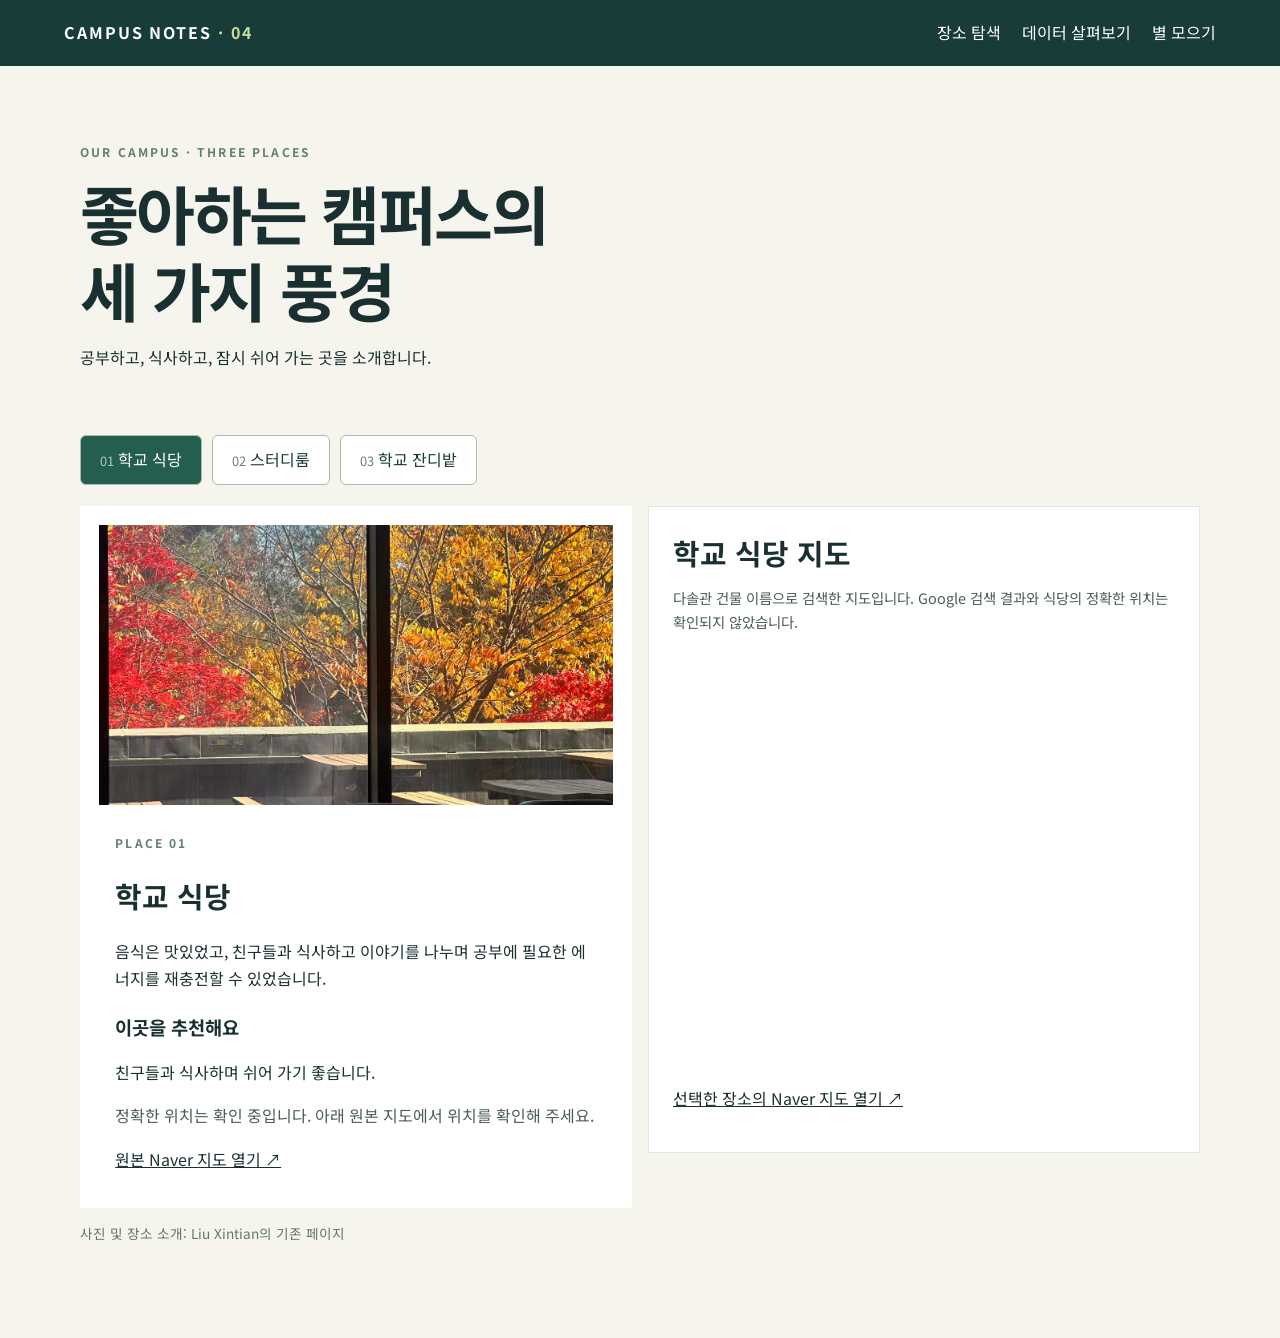
<file: week4/index.html>
<!doctype html><html lang="ko"><head><meta charset="utf-8"><meta name="viewport" content="width=device-width,initial-scale=1"><title>우리 캠퍼스 탐색</title><link rel="stylesheet" href="styles.css"></head><body><header><a class="brand" href="index.html">CAMPUS NOTES <span>· 04</span></a><nav class="nav" aria-label="주요 메뉴"><a href="index.html">장소 탐색</a><a href="statistics.html">데이터 살펴보기</a><a href="game.html">별 모으기</a></nav></header><main><div class="hero"><p class="eyebrow">OUR CAMPUS · THREE PLACES</p><h1>좋아하는 캠퍼스의<br>세 가지 풍경</h1><p>공부하고, 식사하고, 잠시 쉬어 가는 곳을 소개합니다.</p></div><div class="place-tabs" aria-label="장소 선택"><button type="button" data-place="0" aria-pressed="true" aria-controls="place-0"><span>01</span> 학교 식당</button><button type="button" data-place="2" aria-pressed="false" aria-controls="place-2"><span>02</span> 스터디룸</button><button type="button" data-place="1" aria-pressed="false" aria-controls="place-1"><span>03</span> 학교 잔디밭</button></div><div class="explorer-layout"><section class="place" id="place-0" ><img src="images/dining.jpg" alt="식당 사진"><div><p class="eyebrow">PLACE 01</p><h2>학교 식당</h2><p>음식은 맛있었고, 친구들과 식사하고 이야기를 나누며 공부에 필요한 에너지를 재충전할 수 있었습니다.</p><h3>이곳을 추천해요</h3><p>친구들과 식사하며 쉬어 가기 좋습니다.</p><p class="note">정확한 위치는 확인 중입니다. 아래 원본 지도에서 위치를 확인해 주세요.</p><a href="https://naver.me/xG0qbUkd" target="_blank" rel="noopener noreferrer">원본 Naver 지도 열기 ↗</a></div></section><section class="place" id="place-1" hidden><img src="images/lawn.jpg" alt="잔디밭 사진"><div><p class="eyebrow">PLACE 03</p><h2>학교 잔디밭</h2><p>넓고 편안한 잔디밭은 휴식을 취하기 좋은 곳입니다.</p><h3>이곳을 추천해요</h3><p>친구들과 산책하며 신선한 공기를 마셔 보세요.</p><p class="note">정확한 위치는 확인 중입니다. 아래 원본 지도에서 위치를 확인해 주세요.</p><a href="https://naver.me/GbydUuk9" target="_blank" rel="noopener noreferrer">원본 Naver 지도 열기 ↗</a></div></section><section class="place" id="place-2" hidden><img src="images/study.jpg" alt="스터디룸 사진"><div><p class="eyebrow">PLACE 02</p><h2>스터디룸</h2><p>조용하고 깨끗한 환경과 학업 분위기 덕분에 공부에 집중할 수 있습니다.</p><h3>이곳을 추천해요</h3><p>시험공부를 하거나 어려운 문제를 풀 때 추천합니다.</p><p class="note">정확한 위치는 확인 중입니다. 아래 원본 지도에서 위치를 확인해 주세요.</p><a href="https://naver.me/539hXnME" target="_blank" rel="noopener noreferrer">원본 Naver 지도 열기 ↗</a></div></section><section class="map-card" aria-labelledby="map-heading"><h2 id="map-heading">학교 식당 지도</h2><p class="map-disclaimer" id="map-status" role="status">지도를 준비 중입니다.</p><iframe id="place-map" title="학교 식당 Google 지도" loading="lazy" allowfullscreen referrerpolicy="strict-origin-when-cross-origin" hidden></iframe><div id="map-pending" class="map-pending" hidden>정확한 위치를 확인한 뒤 지도를 추가할 예정입니다.</div><p><a id="map-source" href="https://naver.me/xG0qbUkd" target="_blank" rel="noopener noreferrer">선택한 장소의 Naver 지도 열기 ↗</a></p></section></div><p class="credit">사진 및 장소 소개: Liu Xintian의 기존 페이지</p></main><script src="app.js"></script></body></html>
</file>
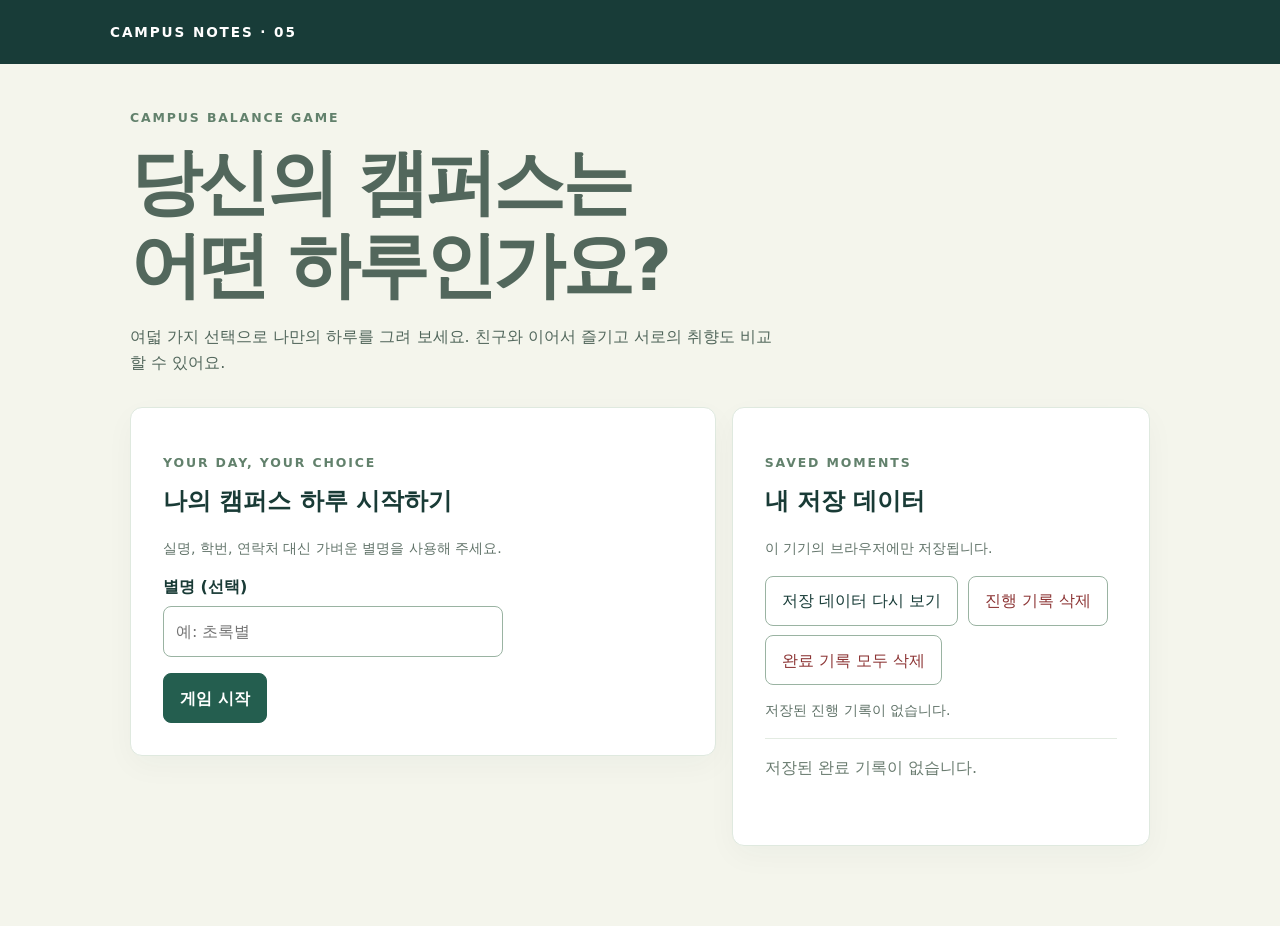
<file: week5/index.html>
<!doctype html>
<html lang="ko">
<head>
<meta charset="utf-8"><meta name="viewport" content="width=device-width,initial-scale=1">
<title>캠퍼스 하루 취향 밸런스 게임</title><link rel="icon" href="data:,">
<style>
:root{font-family:system-ui,"Malgun Gothic",sans-serif;color:#193b36;background:#f4f5ec;line-height:1.6}*{box-sizing:border-box}body{margin:0}header{background:#183c38;color:#fff;padding:1.2rem max(1.2rem,calc((100vw - 1060px)/2))}.brand{font-weight:800;letter-spacing:.14em;font-size:.85rem}main{max-width:1060px;margin:auto;padding:2rem 1.25rem 5rem}h1{font-size:clamp(2.2rem,6vw,4.5rem);line-height:1.16;letter-spacing:-.05em;margin:.5rem 0 1rem}.eyebrow{color:#62816c;font-weight:700;letter-spacing:.15em;font-size:.78rem}.intro{max-width:650px;color:#52675c}.layout{display:grid;grid-template-columns:1.4fr 1fr;gap:1rem;align-items:start;margin-top:2rem}.card{background:white;border:1px solid #dfe9df;border-radius:12px;padding:clamp(1.2rem,3vw,2rem);box-shadow:0 10px 30px #163e3109}.card h2{margin-top:0;line-height:1.35}.tag{color:#5d7867;font-size:.85rem;font-weight:700}.choices{display:grid;gap:.75rem;margin:1.5rem 0}button{font:inherit;min-height:48px;padding:.7rem 1rem;border:1px solid #9ab3a2;border-radius:8px;background:#fff;color:#183c38;cursor:pointer}button:hover{background:#eaf2e7}button.primary{background:#245e4f;color:white;border-color:#245e4f;font-weight:700}button.choice{text-align:left;font-weight:700;padding:1rem}button.danger{color:#8c3434}button:focus-visible,input:focus-visible{outline:3px solid #c78b2c;outline-offset:2px}input{font:inherit;width:100%;max-width:340px;padding:.75rem;border:1px solid #9ab3a2;border-radius:8px}label{display:block;font-weight:700;margin-bottom:.4rem}.actions{display:flex;flex-wrap:wrap;gap:.6rem;margin-top:1rem}.hint,.small{color:#62746a;font-size:.88rem}.warning{color:#8b3c29;font-weight:600;white-space:pre-line}.progress{height:7px;background:#e7eee5;border-radius:9px;overflow:hidden}.progress span{display:block;height:100%;background:#86aa78;transition:width .2s}.result-icon{font-size:2.5rem}.history{list-style:none;padding:0}.history li{border-top:1px solid #e3ebe2;padding:1rem 0}.history p{margin:.3rem 0}.history button{min-height:40px;font-size:.85rem}.empty{color:#6a7c70}[hidden]{display:none!important}@media(max-width:720px){.layout{grid-template-columns:1fr}main{padding-top:1.4rem}.card{padding:1.2rem}.actions button{flex:1}}
</style></head>
<body><header><span class="brand">CAMPUS NOTES · 05</span></header><main>
<div class="intro"><p class="eyebrow">CAMPUS BALANCE GAME</p><h1>당신의 캠퍼스는<br>어떤 하루인가요?</h1><p>여덟 가지 선택으로 나만의 하루를 그려 보세요. 친구와 이어서 즐기고 서로의 취향도 비교할 수 있어요.</p></div>
<p id="notice" class="warning" role="status" aria-live="polite"></p>
<div class="layout"><section class="card" aria-label="게임"><div id="game"></div></section>
<aside class="card"><p class="eyebrow">SAVED MOMENTS</p><h2>내 저장 데이터</h2><p class="hint">이 기기의 브라우저에만 저장됩니다.</p><div class="actions"><button id="refresh-storage">저장 데이터 다시 보기</button><button id="delete-draft" class="danger">진행 기록 삭제</button><button id="clear-history" class="danger">완료 기록 모두 삭제</button></div><p id="draft-summary" class="small"></p><ul id="history" class="history"></ul></aside></div>
</main><script src="game.js"></script></body></html>
</file>
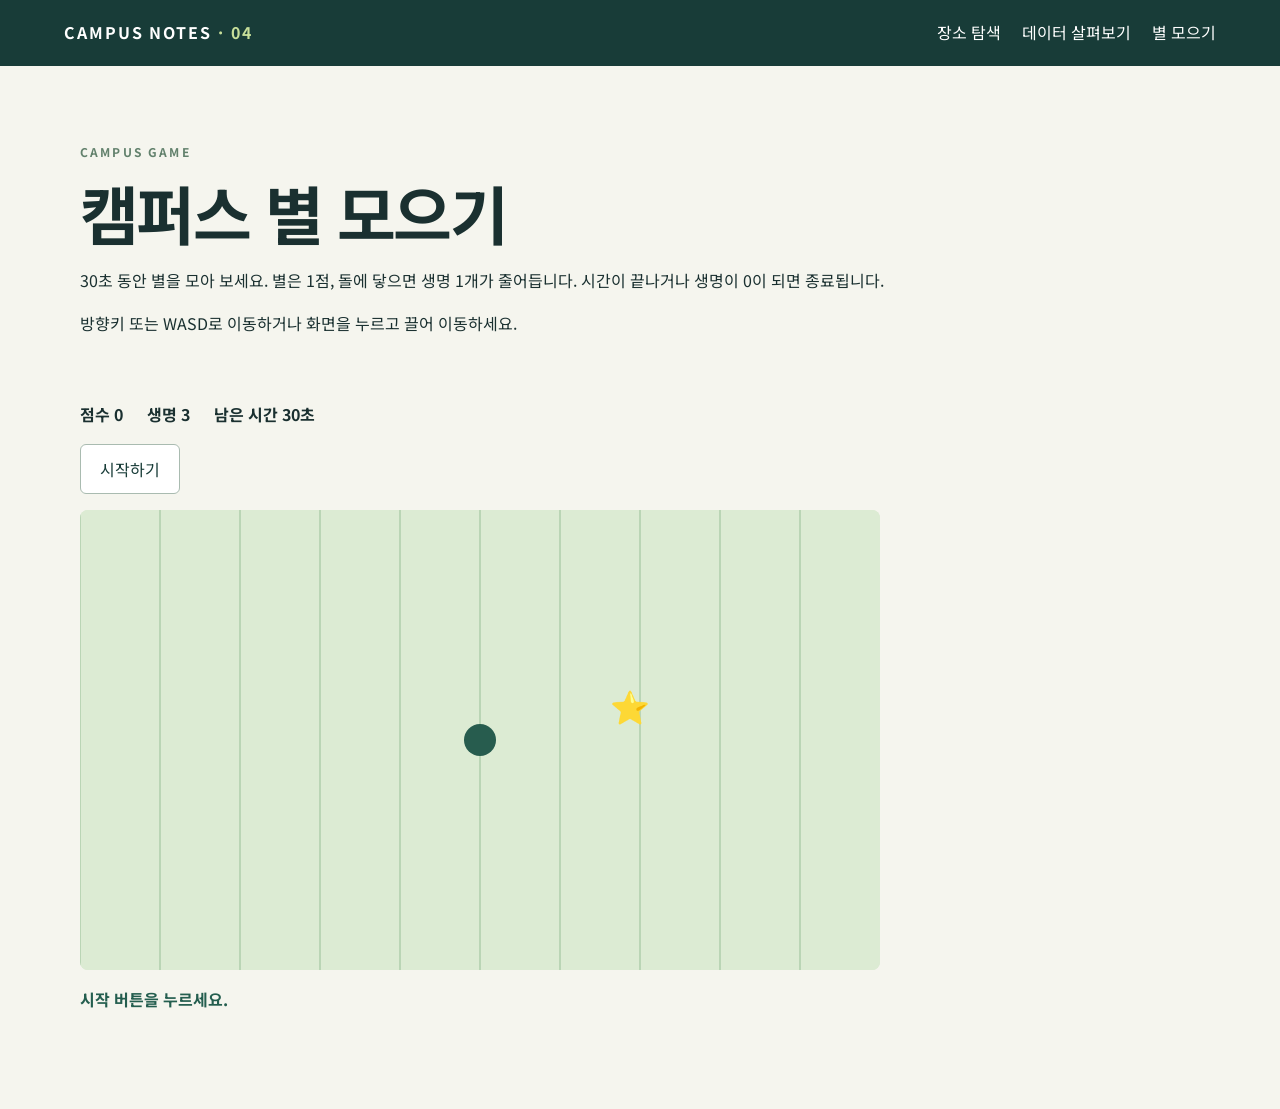
<file: week4/game.html>
<!doctype html><html lang="ko"><head><meta charset="utf-8"><meta name="viewport" content="width=device-width,initial-scale=1"><title>캠퍼스 별 모으기</title><link rel="stylesheet" href="styles.css"></head><body><header><a class="brand" href="index.html">CAMPUS NOTES <span>· 04</span></a><nav class="nav" aria-label="주요 메뉴"><a href="index.html">장소 탐색</a><a href="statistics.html">데이터 살펴보기</a><a href="game.html">별 모으기</a></nav></header><main><div class="hero"><p class="eyebrow">CAMPUS GAME</p><h1>캠퍼스 별 모으기</h1><p>30초 동안 별을 모아 보세요. 별은 1점, 돌에 닿으면 생명 1개가 줄어듭니다. 시간이 끝나거나 생명이 0이 되면 종료됩니다.</p><p>방향키 또는 WASD로 이동하거나 화면을 누르고 끌어 이동하세요.</p></div><div class="game-board"><div class="hud"><span>점수 <b id="score">0</b></span><span>생명 <b id="lives">3</b></span><span>남은 시간 <b id="time">30</b>초</span></div><div class="controls"><button id="start">시작하기</button><button id="restart" hidden>다시 하기</button></div><canvas id="game" width="800" height="460" aria-label="별 모으기 게임 화면"></canvas><p class="game-end" id="message" role="status">시작 버튼을 누르세요.</p></div></main><script src="game.js"></script></body></html>
</file>
<file: week4/styles.css>
@import url('https://fonts.googleapis.com/css2?family=Noto+Sans+KR:wght@400;600;700&display=swap');
:root{font-family:"Noto Sans KR",sans-serif;color:#1a3030;background:#f5f5ee;line-height:1.7}*{box-sizing:border-box}body{margin:0}header{display:flex;align-items:center;justify-content:space-between;gap:1rem;padding:1.2rem max(5vw,1rem);background:#183c38;color:white}.brand{font-weight:700;letter-spacing:.12em}.brand span{color:#c7df9a}a{color:inherit}.nav{display:flex;flex-wrap:wrap;gap:1.3rem}.nav a,.brand{text-decoration:none}.nav a:hover{text-decoration:underline}main{max-width:1160px;margin:auto;padding:2rem 1.25rem 5rem}.hero{padding:2rem 0 3rem}.eyebrow{font-size:.75rem;font-weight:700;letter-spacing:.18em;color:#62816c}h1{font-size:clamp(2.2rem,5vw,4rem);line-height:1.2;letter-spacing:-.04em;margin:.5rem 0 1rem}h2{font-size:1.8rem;line-height:1.3}h3{margin-bottom:0}.place-tabs,.tabs{display:flex;gap:.6rem;flex-wrap:wrap;margin-bottom:1.3rem}button{font:inherit;cursor:pointer;min-height:48px;border:1px solid #a9bbb0;background:white;color:#183c38;border-radius:6px;padding:.65rem 1.2rem}button:hover,button[aria-pressed=true],button[aria-selected=true]{background:#245e4f;color:white}.place-tabs span{opacity:.65;font-size:.8em}.place{display:grid;grid-template-columns:1.15fr 1fr;background:white;gap:2rem;align-items:center;padding:1.2rem}.place img{width:100%;height:350px;object-fit:cover}.place>div{padding:1rem}.note,.map-note{color:#4b5e56}.map-note,.card{background:white;padding:1.5rem;margin-top:1rem;border:1px solid #e0e9df}.credit{font-size:.85rem;color:#63766c}[hidden]{display:none!important}.chart-wrap{position:relative;height:360px;max-width:100%}.status{color:#9c3e30}.game-board{max-width:800px}.game-board canvas{display:block;width:100%;height:auto;touch-action:none;border-radius:8px;background:#dcebd3}.hud{display:flex;gap:1.5rem;flex-wrap:wrap;font-weight:700}.controls{display:flex;gap:.6rem;flex-wrap:wrap;margin:1rem 0}.game-end{font-weight:700;color:#245e4f}button:focus-visible,a:focus-visible{outline:3px solid #d59e3e;outline-offset:3px}@media(max-width:700px){header{align-items:flex-start;flex-direction:column}.nav{gap:.8rem}.hero{padding:1rem 0 2rem}.place{grid-template-columns:1fr;gap:0}.place img{height:240px}.place>div{padding:.5rem}.chart-wrap{height:300px}.place-tabs button{flex:1;padding:.65rem .4rem}}
/* 지도와 장소 설명을 같은 화면에서 살펴볼 수 있습니다. */
.explorer-layout{display:grid;grid-template-columns:minmax(0,1fr) minmax(0,1fr);gap:1rem;align-items:start}
.explorer-layout .place{grid-template-columns:minmax(0,1fr);gap:0;min-width:0}
.explorer-layout .place img{height:280px}
.map-card{min-width:0;background:#fff;padding:1.5rem;border:1px solid #e0e9df}
.map-card h2{margin:.2rem 0 .5rem}
.map-disclaimer{font-size:.9rem;color:#4b5e56}
#place-map{display:block;width:100%;height:420px;max-width:100%;border:0}
@media(max-width:700px){.explorer-layout{grid-template-columns:minmax(0,1fr)}.explorer-layout .place img{height:240px}.map-card{padding:1rem}}
.map-pending{min-height:200px;display:flex;align-items:center;justify-content:center;padding:1.5rem;text-align:center;color:#4b5e56;background:#edf2ec;border:1px dashed #a9bbb0}
</file>
